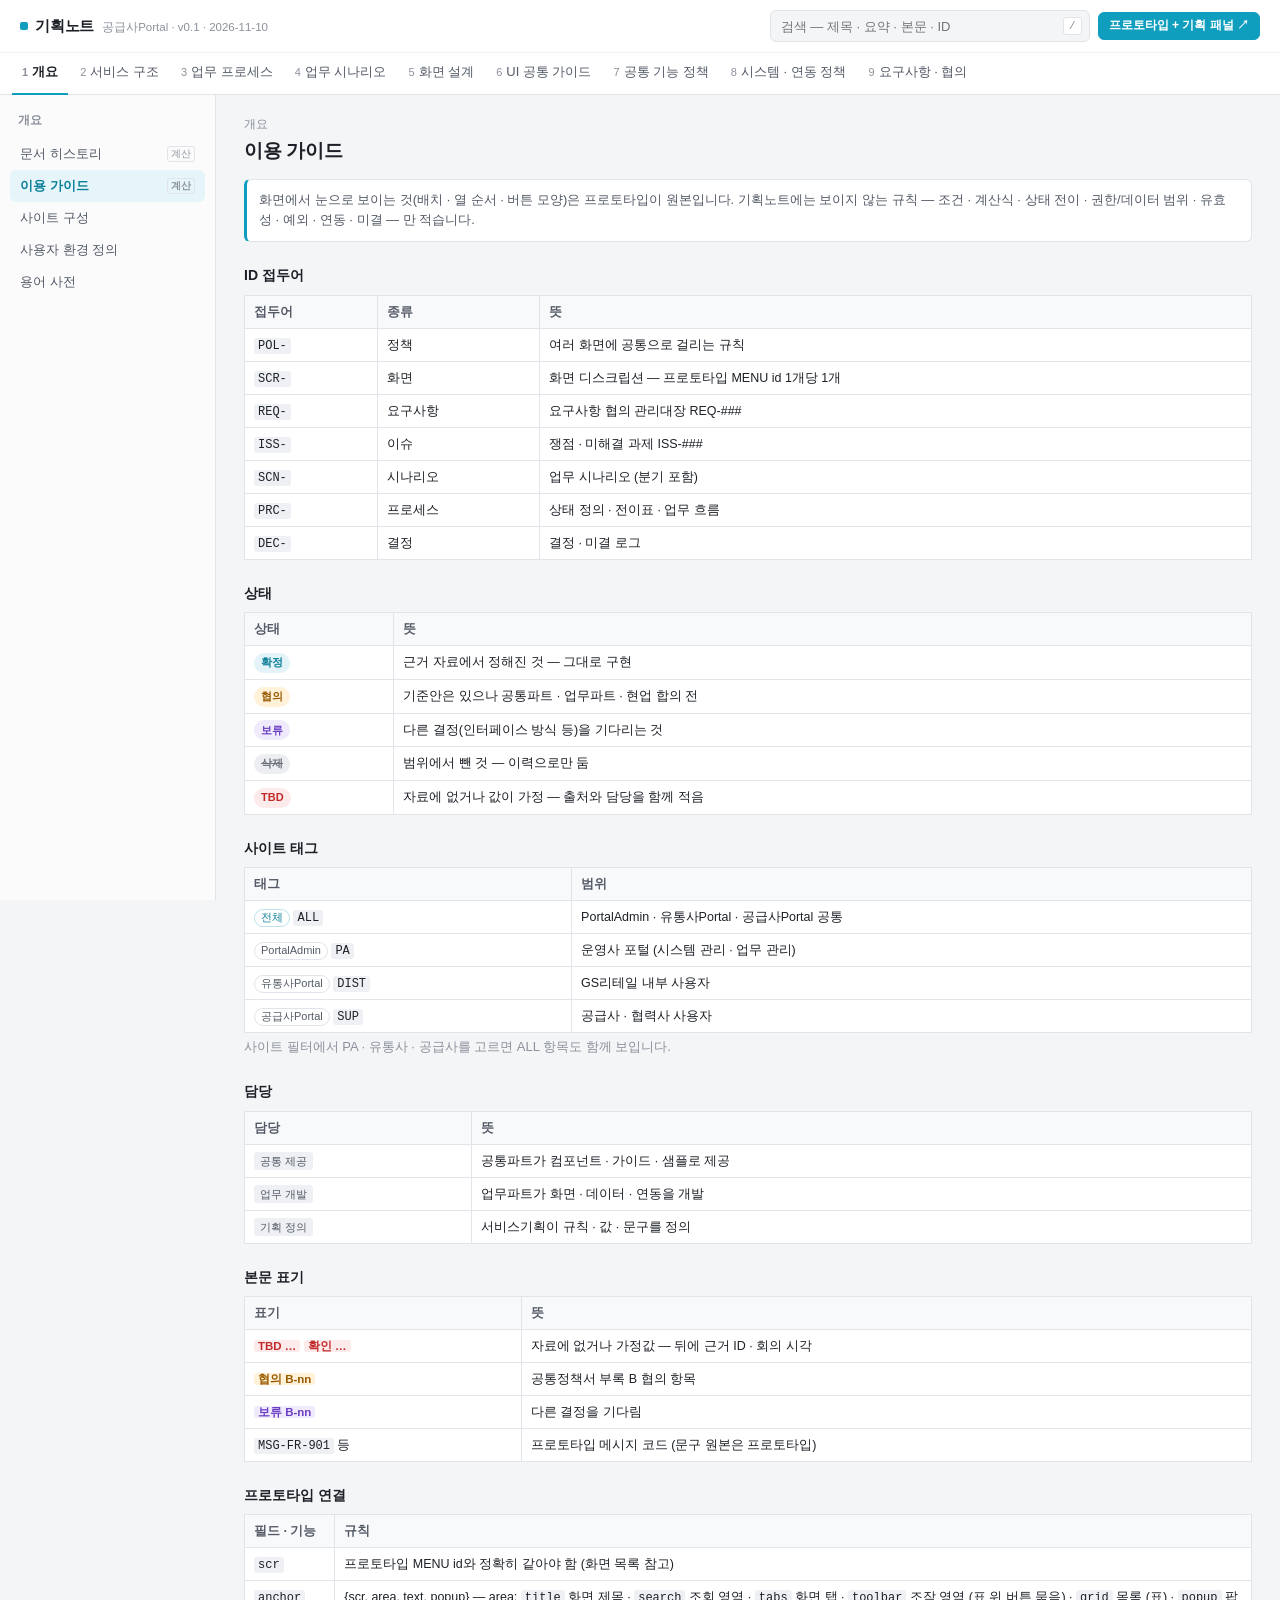
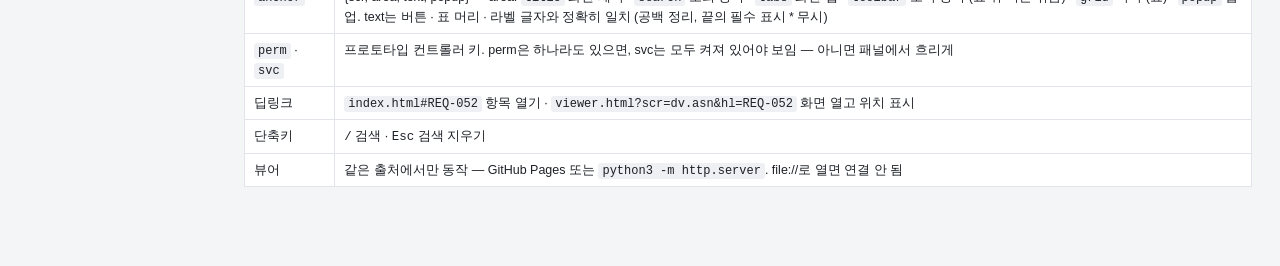
<file: note/index.html>
<!doctype html>
<html lang="ko">
<head>
<meta charset="utf-8">
<meta name="viewport" content="width=device-width, initial-scale=1">
<title>공급사Portal 기획노트</title>
<link rel="stylesheet" href="note.css">
<style>
  .top { position: sticky; top: 0; z-index: 20; background: #fff; border-bottom: 1px solid var(--line); }
  .top .row { display: flex; align-items: center; gap: 18px; height: 52px; padding: 0 20px; }
  .top .row + .row { height: 42px; padding: 0 12px; border-top: 1px solid var(--line2); }
  .brand { display: flex; align-items: baseline; gap: 8px; white-space: nowrap; }
  .brand b { font-size: 15px; letter-spacing: -.2px; }
  .brand b::before { content: ""; display: inline-block; width: 8px; height: 8px; margin-right: 7px; border-radius: 2px; background: var(--pt); vertical-align: 1px; }
  .brand span { font-size: 11.5px; color: var(--mut); }
  .gnb { display: flex; gap: 2px; flex: 1; min-width: 0; overflow-x: auto; scrollbar-width: none; }
  .gnb button { height: 42px; padding: 0 10px; border: 0; border-bottom: 2px solid transparent; background: none; font-size: 13px; color: var(--sub); white-space: nowrap; }
  .gnb button:hover { color: var(--tx); }
  .gnb button[aria-current="true"] { color: var(--tx); font-weight: 700; border-bottom-color: var(--pt); }
  .gnb button i { font-style: normal; font-size: 11px; color: var(--mut); margin-right: 4px; }
  .tr { display: flex; align-items: center; gap: 8px; }
  .q { position: relative; display: block; }
  .q input { width: 320px; height: 32px; padding: 0 30px 0 10px; border: 1px solid var(--line); border-radius: var(--r); background: var(--bg); font: inherit; }
  .q input:focus { background: #fff; border-color: var(--pt); outline: none; }
  .q kbd { position: absolute; right: 8px; top: 7px; height: 18px; padding: 0 5px; border: 1px solid var(--line); border-radius: 3px; font: 11px/16px var(--mono); color: var(--mut); background: #fff; }
  .tr { margin-left: auto; }
  .wrap { display: flex; align-items: flex-start; min-height: calc(100vh - 95px); }
  .snb { position: sticky; top: 95px; flex: 0 0 216px; height: calc(100vh - 95px); overflow-y: auto; padding: 14px 10px; border-right: 1px solid var(--line); background: #fbfbfc; }
  .snb h2 { margin: 2px 8px 8px; font-size: 12px; color: var(--mut); font-weight: 600; }
  .snb button { display: flex; align-items: center; justify-content: space-between; width: 100%; height: 32px; padding: 0 10px; border: 0; border-radius: var(--r); background: none; text-align: left; font-size: 13px; color: var(--sub); }
  .snb button:hover { background: var(--hover); color: var(--tx); }
  .snb button[aria-current="true"] { background: var(--pt-bg); color: var(--pt-d); font-weight: 700; }
  .snb button em { font-style: normal; font-size: 11px; color: var(--mut); }
  .snb button.pg::after { content: "계산"; font-size: 10px; color: var(--mut); border: 1px solid var(--line); border-radius: 3px; padding: 0 3px; line-height: 14px; }
  main { flex: 1; min-width: 0; padding: 20px 28px 80px; max-width: 1180px; }
  .ph { display: flex; align-items: flex-end; justify-content: space-between; gap: 12px; margin-bottom: 12px; }
  .ph h1 { margin: 0; font-size: 19px; letter-spacing: -.3px; }
  .ph .loc { font-size: 12px; color: var(--mut); margin-bottom: 2px; }
  .ph .n { font-size: 12px; color: var(--sub); }
  .flt { display: flex; flex-wrap: wrap; gap: 10px 18px; align-items: center; padding: 10px 12px; margin-bottom: 14px; background: #fff; border: 1px solid var(--line); border-radius: var(--r); }
  .flt .g { display: flex; align-items: center; gap: 6px; }
  .flt .g > span { font-size: 12px; color: var(--mut); margin-right: 2px; }
  .seg { display: inline-flex; border: 1px solid var(--line); border-radius: var(--r); overflow: hidden; }
  .seg button { height: 26px; padding: 0 9px; border: 0; border-left: 1px solid var(--line); background: #fff; font-size: 12px; color: var(--sub); }
  .seg button:first-child { border-left: 0; }
  .seg button[aria-pressed="true"] { background: var(--pt-bg); color: var(--pt-d); font-weight: 700; }
  .flt .x { margin-left: auto; }
  .card { background: #fff; border: 1px solid var(--line); border-radius: var(--r); box-shadow: var(--sh); margin-bottom: 10px; scroll-margin-top: 112px; }
  .card.flash { animation: fl 1.6s ease-out; }
  @keyframes fl { 0%, 30% { box-shadow: 0 0 0 3px rgba(16, 158, 190, .45); } 100% { box-shadow: var(--sh); } }
  .ch { padding: 12px 14px 10px; cursor: pointer; border-radius: var(--r); }
  .ch:hover { background: #fcfcfd; }
  .r1 { display: flex; align-items: center; gap: 7px; flex-wrap: wrap; }
  .r1 .tl { font-size: 14px; font-weight: 700; letter-spacing: -.2px; }
  .r1 .ty { font-size: 11px; color: var(--mut); }
  .r1 .sp { flex: 1; }
  .r1 .tg { display: flex; gap: 4px; align-items: center; }
  .sm2 { margin: 5px 0 0; color: var(--sub); display: -webkit-box; -webkit-line-clamp: 2; -webkit-box-orient: vertical; overflow: hidden; }
  .card.open .sm2 { -webkit-line-clamp: unset; display: block; }
  .r3 { display: flex; align-items: center; gap: 6px; flex-wrap: wrap; margin-top: 8px; }
  .r3 .refs { display: flex; gap: 4px; flex-wrap: wrap; align-items: center; flex: 1; min-width: 0; }
  .r3 .refs > span { font-size: 11px; color: var(--mut); margin-right: 2px; }
  .r3 .acts { display: flex; gap: 6px; flex-wrap: wrap; }
  .cb { display: none; padding: 4px 14px 14px; border-top: 1px dashed var(--line); }
  .card.open .cb { display: block; }
  .cb > .bd { padding-top: 6px; }
  .tpl h4 { margin: 12px 0 2px; font-size: 12.5px; color: var(--pt-d); }
  dl.meta { display: grid; grid-template-columns: 76px 1fr; gap: 4px 10px; margin: 12px 0 0; padding: 10px 12px; background: #fafbfc; border: 1px solid var(--line2); border-radius: var(--r); font-size: 12px; }
  dl.meta dt { color: var(--mut); }
  dl.meta dd { margin: 0; color: var(--sub); }
  dl.meta dd ul { margin: 0; padding-left: 16px; }
  .anc { font: 11.5px var(--mono); color: var(--sub); }
  .empty { padding: 36px; text-align: center; color: var(--mut); background: #fff; border: 1px dashed var(--line); border-radius: var(--r); }
  .sr { display: block; padding: 10px 14px; margin-bottom: 8px; background: #fff; border: 1px solid var(--line); border-radius: var(--r); color: inherit; }
  .sr:hover { border-color: #c9ced6; text-decoration: none; }
  .sr .lc { font-size: 11.5px; color: var(--mut); }
  .sr .r1 .tl { font-size: 13.5px; }
  .sr .sn { margin-top: 3px; font-size: 12px; color: var(--sub); }
  .tbl { width: 100%; border-collapse: collapse; background: #fff; font-size: 12.5px; }
  .tbl th, .tbl td { border: 1px solid var(--line); padding: 6px 9px; text-align: left; vertical-align: top; }
  .tbl th { background: #f8f9fb; color: var(--sub); font-weight: 600; white-space: nowrap; }
  .tbl td.c, .tbl th.c { text-align: center; }
  .tbl td.n { text-align: right; font-variant-numeric: tabular-nums; }
  .tbl tr.sub td { background: #fafbfc; color: var(--mut); font-size: 12px; }
  .sec { margin: 22px 0 8px; font-size: 14px; }
  .note { padding: 10px 12px; background: #fff; border: 1px solid var(--line); border-left: 3px solid var(--pt); border-radius: var(--r); color: var(--sub); margin-bottom: 14px; }
  .hist { background: #fff; border: 1px solid var(--line); border-radius: var(--r); padding: 12px 14px; margin-bottom: 10px; }
  .hist .ids { display: flex; gap: 4px; flex-wrap: wrap; margin-top: 8px; }
  @media (max-width: 900px) { .snb { display: none; } .q input { width: 160px; } main { padding: 16px; } }
</style>
</head>
<body>
<header class="top">
  <div class="row">
    <div class="brand"><b>기획노트</b><span id="ver"></span></div>
    <div class="tr">
      <label class="q"><input id="q" type="search" placeholder="검색 — 제목 · 요약 · 본문 · ID" aria-label="기획노트 검색" autocomplete="off"><kbd>/</kbd></label>
      <a class="b pri" href="viewer.html" target="_blank" rel="noopener">프로토타입 + 기획 패널 ↗</a>
    </div>
  </div>
  <div class="row"><nav class="gnb" id="gnb" aria-label="기획노트 대메뉴"></nav></div>
</header>
<div class="wrap">
  <aside class="snb" id="snb" aria-label="기획노트 메뉴"></aside>
  <main id="main"></main>
</div>

<script src="data/meta.js"></script>
<script src="data/proto-menu.js"></script>
<script src="data/policy.js"></script>
<script src="data/screen.js"></script>
<script src="data/req.js"></script>
<script src="data/scenario.js"></script>
<script src="data/process.js"></script>
<script src="data/history.js"></script>
<script src="core.js"></script>
<script>
(function (N) {
  "use strict";
  const $ = (s, r = document) => r.querySelector(s), esc = N.esc, M = N.meta;
  const S = { g: "intro", s: "guide", q: "", open: new Set(), f: Object.assign({ site: "*", st: "*", own: "*" }, N.store.get("flt", {})) };
  $("#ver").textContent = `${M.title.replace("기획노트", "").trim()} · v${M.ver} · ${M.updated}`;

  /* 정렬: 화면 = 프로토타입 MENU 순서, 나머지 = ID */
  const ORDER = {}; Object.keys(N.scrIndex).forEach((id, i) => (ORDER["SCR-" + id] = i));
  const byOrder = (a, b) => (a.id in ORDER && b.id in ORDER ? ORDER[a.id] - ORDER[b.id] : a.id.localeCompare(b.id, "ko", { numeric: true }));
  const itemsAt = (g, s) => N.all().filter((x) => x.gnb === g && x.snb === s);
  const shown = (L) => L.filter((x) => N.pass(x, S.f)).sort(byOrder);

  /* ── GNB · SNB ── */
  function gnb() {
    $("#gnb").innerHTML = M.menu.map((g, i) => `<button type="button" data-g="${g.k}" aria-current="${!S.q && S.g === g.k}"><i>${i + 1}</i>${esc(g.lb)}</button>`).join("");
  }
  function snb() {
    const G = N.gnb(S.g);
    $("#snb").innerHTML = `<h2>${esc(G.lb)}</h2>` + G.snb.map((s) => {
      const n = s.page ? "" : shown(itemsAt(G.k, s.k)).length;
      return `<button type="button" class="${s.page ? "pg" : ""}" data-s="${s.k}" aria-current="${!S.q && S.s === s.k}"><span>${esc(s.lb)}</span>${s.page ? "" : `<em>${n || ""}</em>`}</button>`;
    }).join("");
  }

  /* ── 필터 ── */
  const SEG = (k, lb, opts) => `<div class="g"><span>${lb}</span><div class="seg" role="group" aria-label="${lb}">` +
    opts.map(([v, t]) => `<button type="button" data-f="${k}" data-v="${esc(v)}" aria-pressed="${S.f[k] === v}">${esc(t)}</button>`).join("") + "</div></div>";
  const fltH = () => `<div class="flt">` +
    SEG("site", "사이트", [["*", "모두"]].concat(M.sites.map((s) => [s.k, s.k === "ALL" ? "ALL" : s.k === "DIST" ? "유통사" : s.k === "SUP" ? "공급사" : "PA"]))) +
    SEG("st", "상태", [["*", "모두"]].concat(M.status.map((s) => [s.k, s.k]))) +
    SEG("own", "담당", [["*", "모두"]].concat(M.owner.map((o) => [o.k, o.k]))) +
    (S.f.site !== "*" || S.f.st !== "*" || S.f.own !== "*" ? `<button type="button" class="b sm x" data-reset>필터 지우기</button>` : "") + "</div>";

  /* ── 카드 ── */
  const viewerUrl = (scr, id) => `viewer.html?scr=${encodeURIComponent(scr)}&hl=${encodeURIComponent(id)}`;
  function card(it) {
    const open = S.open.has(it.id);
    const refs = (it.refs || []).map((r) => N.idChip(r)).join("");
    const acts = (it.scr || []).map((s) => `<a class="b sm" href="${viewerUrl(s, it.id)}" target="_blank" rel="noopener" title="프로토타입 ${esc(N.scrLb(s))} 화면에서 위치 보기">프로토타입에서 보기 · ${esc(N.scrLb(s))} ↗</a>`).join("");
    const anc = (it.anchor || []).map((a) => `<li class="anc">${esc(a.scr)} · ${esc(a.area ? N.meta.areas.find((x) => x.k === a.area).lb : "—")}${a.text ? ` · "${esc(a.text)}"` : ""}${a.popup ? " · 팝업" : ""}</li>`).join("");
    const lst = (L) => (L && L.length ? L.map(esc).join(", ") : "—");
    return `<article class="card${open ? " open" : ""}" id="c-${esc(it.id)}" data-id="${esc(it.id)}">` +
      `<div class="ch" role="button" tabindex="0" aria-expanded="${open}" data-tog="${esc(it.id)}">` +
      `<div class="r1">${N.idChip(it.id, false)}${N.badge(it.status)}<span class="tl">${esc(it.title)}</span><span class="ty">${esc(N.typeLb(it.type))}</span><span class="sp"></span><span class="tg">${N.sites(it)}${N.ownerTag(it.owner)}</span></div>` +
      `<p class="sm2">${N.inline(it.summary)}</p>` +
      `<div class="r3"><div class="refs">${refs ? `<span>관련</span>${refs}` : ""}</div><div class="acts">${acts}</div></div></div>` +
      `<div class="cb"><div class="bd">${it.tpl ? N.tplHtml(it.tpl) : ""}${it.body ? N.md(it.body) : ""}</div>` +
      `<dl class="meta"><dt>위치</dt><dd>${esc(N.loc(it))}</dd>` +
      `<dt>화면</dt><dd>${(it.scr || []).map((s) => `${esc(N.scrLb(s))} <code>${esc(s)}</code>`).join(" · ") || "—"}</dd>` +
      `<dt>앵커</dt><dd>${anc ? `<ul>${anc}</ul>` : "—"}</dd>` +
      `<dt>권한</dt><dd>${lst(it.perm)}</dd><dt>서비스</dt><dd>${lst([].concat(it.svc || []))}</dd>` +
      `<dt>출처</dt><dd><ul>${(it.src || []).map((x) => `<li>${N.inline(x)}</li>`).join("")}</ul></dd>` +
      `<dt>갱신</dt><dd>${esc(it.updated)} · v${esc(it.ver)}</dd></dl></div></article>`;
  }

  /* ── 계산 화면 ── */
  const PAGES = {
    history() {
      return (N.history || []).map((h) => `<div class="hist"><div class="r1"><span class="tl">v${esc(h.ver)}</span><span class="mut">${esc(h.date)}</span><b>${esc(h.title)}</b><span class="sp"></span><span class="mut">프로토타입 ${esc(h.proto || "")}</span></div>` +
        `<p class="md">${N.inline(h.note || "")}</p><div class="ids">${(h.items || []).map((id) => N.idChip(id)).join("")}</div></div>`).join("") || `<div class="empty">기록 없음</div>`;
    },
    guide() {
      const T = (hd, rows) => `<table class="tbl"><thead><tr>${hd.map((h) => `<th>${h}</th>`).join("")}</tr></thead><tbody>${rows.map((r) => `<tr>${r.map((c) => `<td>${c}</td>`).join("")}</tr>`).join("")}</tbody></table>`;
      return `<div class="note">화면에서 눈으로 보이는 것(배치 · 열 순서 · 버튼 모양)은 프로토타입이 원본입니다. 기획노트에는 보이지 않는 규칙 — 조건 · 계산식 · 상태 전이 · 권한/데이터 범위 · 유효성 · 예외 · 연동 · 미결 — 만 적습니다.</div>` +
        `<h3 class="sec">ID 접두어</h3>` + T(["접두어", "종류", "뜻"], M.types.map((t) => [`<code>${t.k}-</code>`, esc(t.lb), esc(t.d)])) +
        `<h3 class="sec">상태</h3>` + T(["상태", "뜻"], M.status.map((s) => [N.badge(s.k), esc(s.d)])) +
        `<h3 class="sec">사이트 태그</h3>` + T(["태그", "범위"], M.sites.map((s) => [`<span class="site s-${s.k}">${esc(s.lb)}</span> <code>${s.k}</code>`, esc(s.d)])) +
        `<p class="md mut">사이트 필터에서 PA · 유통사 · 공급사를 고르면 ALL 항목도 함께 보입니다.</p>` +
        `<h3 class="sec">담당</h3>` + T(["담당", "뜻"], M.owner.map((o) => [N.ownerTag(o.k), esc(o.d)])) +
        `<h3 class="sec">본문 표기</h3>` + T(["표기", "뜻"], [[`<span class="mk mk-tbd">TBD …</span> <span class="mk mk-tbd">확인 …</span>`, "자료에 없거나 가정값 — 뒤에 근거 ID · 회의 시각"], [`<span class="mk mk-hy">협의 B-nn</span>`, "공통정책서 부록 B 협의 항목"], [`<span class="mk mk-bo">보류 B-nn</span>`, "다른 결정을 기다림"], ["<code>MSG-FR-901</code> 등", "프로토타입 메시지 코드 (문구 원본은 프로토타입)"]]) +
        `<h3 class="sec">프로토타입 연결</h3>` + T(["필드 · 기능", "규칙"], [
          ["<code>scr</code>", "프로토타입 MENU id와 정확히 같아야 함 (화면 목록 참고)"],
          ["<code>anchor</code>", "{scr, area, text, popup} — area: " + M.areas.map((a) => `<code>${a.k}</code> ${esc(a.lb)}`).join(" · ") + ". text는 버튼 · 표 머리 · 라벨 글자와 정확히 일치 (공백 정리, 끝의 필수 표시 * 무시)"],
          ["<code>perm</code> · <code>svc</code>", "프로토타입 컨트롤러 키. perm은 하나라도 있으면, svc는 모두 켜져 있어야 보임 — 아니면 패널에서 흐리게"],
          ["딥링크", "<code>index.html#REQ-052</code> 항목 열기 · <code>viewer.html?scr=dv.asn&amp;hl=REQ-052</code> 화면 열고 위치 표시"],
          ["단축키", "<kbd>/</kbd> 검색 · <kbd>Esc</kbd> 검색 지우기"],
          ["뷰어", "같은 출처에서만 동작 — GitHub Pages 또는 <code>python3 -m http.server</code>. file://로 열면 연결 안 됨"],
        ]);
    },
    screens() {
      const by = {}; N.screen.forEach((x) => (by[x.id.slice(4)] = x));
      const rel = {}; N.all().forEach((x) => (x.scr || []).forEach((s) => (rel[s] = (rel[s] || 0) + 1)));
      let n = 0, done = 0;
      const rows = (N.protoMenu || []).filter((t) => !t.home).map((t) => t.secs.map((s) => s.items.map((it) => {
        n++; const d = by[it.id]; if (d) done++;
        const cond = [it.perm.length ? "권한 " + it.perm.join("·") : "", it.svc ? "서비스 " + it.svc : ""].filter(Boolean).join(" / ");
        return `<tr><td>${esc(t.lb)}</td><td>${esc(s.lb)}</td><td><b>${esc(it.lb)}</b></td><td><code>${esc(it.id)}</code></td><td>${esc(cond) || "<span class='mut'>—</span>"}</td>` +
          `<td>${d ? `${N.badge(d.status)} <a href="#${encodeURIComponent(d.id)}">${esc(d.id)}</a>` : "<span class='mut'>3단계</span>"}</td><td class="n">${rel[it.id] || ""}</td>` +
          `<td class="c"><a class="b sm" href="viewer.html?scr=${encodeURIComponent(it.id)}" target="_blank" rel="noopener">열기 ↗</a></td></tr>`;
      }).join("")).join("")).join("");
      return `<div class="note">프로토타입 MENU에서 자동으로 만든 목록입니다 (<code>tests/sync-menu.mjs</code>). 화면 디스크립션 ${done} / ${n}. 로그인 · 회원가입은 MENU 밖 화면이라 3단계에서 따로 둡니다.</div>` +
        `<table class="tbl"><thead><tr><th>대메뉴</th><th>묶음</th><th>메뉴</th><th>MENU id</th><th>노출 조건</th><th>디스크립션</th><th>관련</th><th></th></tr></thead><tbody>${rows}</tbody></table>`;
    },
    summary() {
      const A = N.all().filter((x) => N.pass(x, S.f)), ST = M.status.map((s) => s.k);
      const row = (lb, L) => `<tr><td>${lb}</td>${ST.map((s) => `<td class="n">${L.filter((x) => x.status === s).length || ""}</td>`).join("")}<td class="n"><b>${L.length}</b></td></tr>`;
      const tb = (hd, rows) => `<table class="tbl"><thead><tr><th>${hd}</th>${ST.map((s) => `<th class="c">${N.badge(s)}</th>`).join("")}<th class="c">계</th></tr></thead><tbody>${rows}</tbody></table>`;
      return fltH() + `<h3 class="sec">종류 × 상태</h3>` + tb("종류", M.types.map((t) => row(`<code>${t.k}</code> ${esc(t.lb)}`, A.filter((x) => x.type === t.k))).join("") + row("<b>전체</b>", A)) +
        `<h3 class="sec">사이트 × 상태</h3>` + tb("사이트", M.sites.map((s) => row(esc(s.lb), A.filter((x) => (x.site || []).includes(s.k)))).join("")) +
        `<h3 class="sec">담당 × 상태</h3>` + tb("담당", M.owner.map((o) => row(esc(o.k), A.filter((x) => x.owner === o.k))).join(""));
    },
    tracker() {
      const A = N.all(), B = {};
      A.forEach((it) => N.text(it).replace(/〔(협의|보류|확인|TBD)\s*([^〕]*)〕/g, (m, k, t) => { (t.match(/B-\d{2}/g) || []).forEach((b) => { (B[b] = B[b] || { k, ids: new Set() }).ids.add(it.id); }); return m; }));
      const L = Object.keys(B).sort();
      const com = A.filter((x) => x.owner === "공통 제공" && N.pass(x, S.f)).sort(byOrder);
      return `<div class="note">공통정책서 부록 B 협의 번호(B-nn)가 걸린 항목과, 담당이 '공통 제공'인 항목을 모아 봅니다.</div>` +
        `<h3 class="sec">협의 번호별</h3><table class="tbl"><thead><tr><th>번호</th><th>표기</th><th>걸린 항목</th></tr></thead><tbody>` +
        (L.map((b) => `<tr><td><code>${b}</code></td><td><span class="mk mk-${/^(TBD|확인)/.test(B[b].k) ? "tbd" : B[b].k === "보류" ? "bo" : "hy"}">${B[b].k}</span></td><td>${[...B[b].ids].map((id) => N.idChip(id)).join(" ")}</td></tr>`).join("") || `<tr><td colspan="3" class="c mut">없음</td></tr>`) + `</tbody></table>` +
        `<h3 class="sec">공통 제공 항목</h3>` + (com.map(card).join("") || `<div class="empty">없음</div>`);
    },
    decisions() {
      const A = N.all(), R = [];
      A.forEach((it) => {
        if (it.status === "TBD") R.push([it.id, "항목 전체", it.summary]);
        (it.tpl && it.tpl.open || []).forEach((r) => R.push([it.id, "미결", r[0] + " — " + r[1]]));
        N.text(it).split(/\n| - |\|/).forEach((ln) => { if (/〔(TBD|확인)/.test(ln)) R.push([it.id, "TBD 표기", ln.replace(/^[-\s]+/, "").trim()]); });
      });
      const dec = (N.dec || []).filter((x) => N.pass(x, S.f));
      const seen = new Set(), rows = R.filter((r) => { const k = r.join("|"); if (seen.has(k)) return false; seen.add(k); return true; });
      return `<div class="note">결정(DEC) 항목과, 상태 TBD · 화면 디스크립션 '미결' · 본문 〔TBD〕 표기를 모아 봅니다. 결정이 나면 DEC 항목으로 남기고 원래 항목 상태를 바꿉니다.</div>` +
        `<h3 class="sec">결정 로그</h3>` + (dec.map(card).join("") || `<div class="empty">아직 결정 항목이 없습니다</div>`) +
        `<h3 class="sec">미결 · TBD ${rows.length}건</h3><table class="tbl"><thead><tr><th>항목</th><th>구분</th><th>내용</th></tr></thead><tbody>` +
        rows.map((r) => `<tr><td>${N.idChip(r[0])}</td><td>${r[1]}</td><td>${N.inline(r[2])}</td></tr>`).join("") + `</tbody></table>`;
    },
  };

  /* ── 본문 ── */
  function page() {
    const G = N.gnb(S.g), SB = N.snb(S.g, S.s) || G.snb[0];
    let h = `<div class="ph"><div><div class="loc">${esc(G.lb)}</div><h1>${esc(SB.lb)}</h1></div>`;
    if (SB.page) return h + `</div>` + PAGES[SB.page]();
    const all = itemsAt(G.k, SB.k), L = shown(all);
    h += `<div class="n">${L.length}${L.length !== all.length ? ` / ${all.length}` : ""}건</div></div>` + fltH();
    return h + (L.map(card).join("") || `<div class="empty">${all.length ? "필터에 맞는 항목이 없습니다" : "아직 항목이 없습니다 — 3단계에서 채웁니다"}</div>`);
  }
  /* ── 검색 ── */
  const toks = (q) => q.toLowerCase().split(/\s+/).filter(Boolean);
  function hi(s, T) {
    let h = esc(s);
    T.forEach((t) => { const e = esc(t).replace(/[.*+?^${}()|[\]\\]/g, "\\$&"); h = h.replace(new RegExp(`(${e})(?![^<]*>)`, "gi"), "<mark>$1</mark>"); });
    return h;
  }
  function search() {
    const T = toks(S.q);
    const R = N.all().filter((it) => N.pass(it, S.f)).filter((it) => { const t = N.text(it).toLowerCase(); return T.every((x) => t.includes(x)); }).sort(byOrder);
    const snip = (it) => {
      const raw = [it.body || "", it.tpl ? Object.values(it.tpl).flat(2).join(" · ") : ""].join(" ");
      const t = raw.replace(/\|[\s:|-]*-{3}[\s:|-]*\|/g, " ").replace(/\s*\|\s*/g, " · ").replace(/(^|\n)\s*-\s+/g, " · ").replace(/\s+/g, " ").replace(/^[\s·]+/, "");
      const lo = t.toLowerCase();
      let i = -1; for (const x of T) { const j = lo.indexOf(x); if (j >= 0) { i = j; break; } }
      if (i < 0) return "";
      const a = Math.max(0, i - 50), b = Math.min(t.length, i + 90);
      return (a ? "…" : "") + hi(t.slice(a, b), T) + (b < t.length ? "…" : "");
    };
    return `<div class="ph"><div><div class="loc">검색</div><h1>"${esc(S.q)}"</h1></div><div class="n">${R.length}건</div></div>` + fltH() +
      (R.map((it) => `<a class="sr" href="#${encodeURIComponent(it.id)}" data-go="${esc(it.id)}"><div class="lc">${esc(N.loc(it))}</div>` +
        `<div class="r1"><span class="idc">${hi(it.id, T)}</span>${N.badge(it.status)}<span class="tl">${hi(it.title, T)}</span></div>` +
        `<div class="sn">${hi(it.summary, T)}</div>${(() => { const s = snip(it); return s ? `<div class="sn mut">${s}</div>` : ""; })()}</a>`).join("") || `<div class="empty">일치하는 항목이 없습니다</div>`);
  }

  function render() {
    gnb(); snb();
    $("#main").innerHTML = S.q ? search() : page();
  }

  /* ── 이동 · 딥링크 ── */
  function goItem(id) {
    const it = N.byId[id]; if (!it) return false;
    S.q = ""; $("#q").value = ""; S.g = it.gnb; S.s = it.snb; S.open.add(id);
    if (!N.pass(it, S.f)) S.f = { site: "*", st: "*", own: "*" };
    render();
    const el = document.getElementById("c-" + id);
    if (el) { el.scrollIntoView({ block: "start" }); el.classList.remove("flash"); void el.offsetWidth; el.classList.add("flash"); }
    return true;
  }
  function route() {
    const h = decodeURIComponent(location.hash.slice(1));
    if (!h) { render(); return; }
    if (h.startsWith("/")) { const [g, s] = h.slice(1).split("/"); if (N.gnb(g)) { S.g = g; S.s = N.snb(g, s) ? s : N.gnb(g).snb[0].k; } S.q = ""; render(); window.scrollTo(0, 0); return; }
    if (!goItem(h)) render();
  }
  const setHash = (h) => { if (location.hash.slice(1) === h) route(); else location.hash = h; };

  document.addEventListener("click", (e) => {
    const t = e.target.closest("[data-g],[data-s],[data-f],[data-reset],[data-tog]");
    if (!t || e.target.closest("a")) return;
    if (t.dataset.g) { const G = N.gnb(t.dataset.g); setHash("/" + G.k + "/" + G.snb[0].k); }
    else if (t.dataset.s) setHash("/" + S.g + "/" + t.dataset.s);
    else if (t.dataset.f) { S.f[t.dataset.f] = t.dataset.v; N.store.set("flt", S.f); render(); }
    else if ("reset" in t.dataset) { S.f = { site: "*", st: "*", own: "*" }; N.store.set("flt", S.f); render(); }
    else if (t.dataset.tog) { const id = t.dataset.tog; S.open.has(id) ? S.open.delete(id) : S.open.add(id); const c = document.getElementById("c-" + id); c.classList.toggle("open"); t.setAttribute("aria-expanded", String(c.classList.contains("open"))); }
  });
  document.addEventListener("keydown", (e) => {
    const inField = /^(INPUT|TEXTAREA|SELECT)$/.test(e.target.tagName);
    if (e.key === "/" && !inField) { e.preventDefault(); $("#q").focus(); $("#q").select(); }
    else if (e.key === "Escape" && e.target.id === "q") { $("#q").value = ""; S.q = ""; render(); }
    else if ((e.key === "Enter" || e.key === " ") && e.target.dataset && e.target.dataset.tog) { e.preventDefault(); e.target.click(); }
  });
  let qt = 0;
  $("#q").addEventListener("input", (e) => { clearTimeout(qt); qt = setTimeout(() => { S.q = e.target.value.trim(); render(); }, 120); });
  window.addEventListener("hashchange", route);
  route();
  window.__note = { S, render, goItem }; /* 검증용 */
})(window.NOTE);
</script>
</body>
</html>
</file>
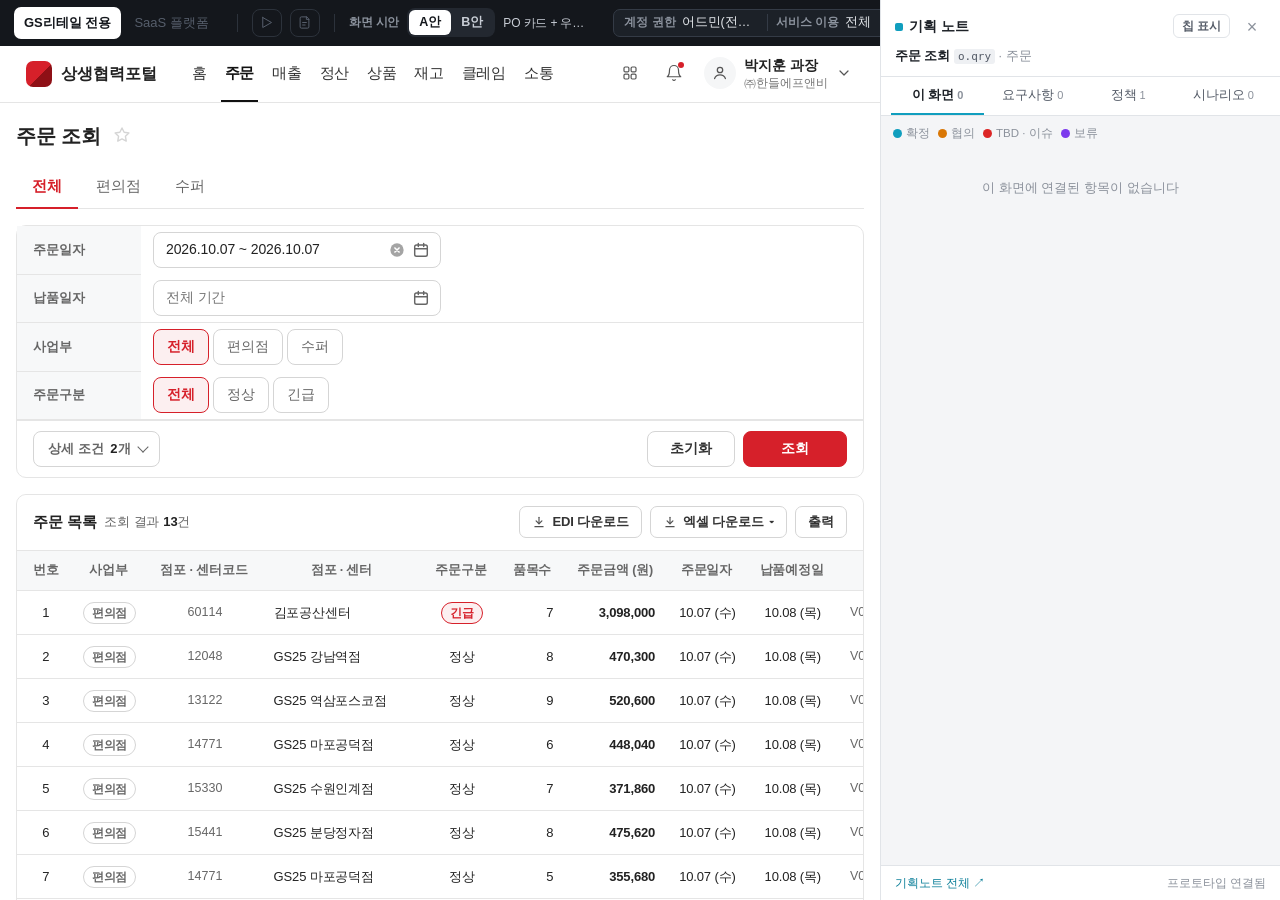
<file: note/viewer.html>
<!doctype html>
<html lang="ko">
<head>
<meta charset="utf-8">
<meta name="viewport" content="width=device-width, initial-scale=1">
<title>기획노트 뷰어</title>
<link rel="stylesheet" href="note.css">
<style>
  html, body { height: 100%; overflow: hidden; }
  body { display: flex; background: #fff; }
  #pv { flex: 1 1 auto; min-width: 0; height: 100%; border: 0; display: block; background: #fff; }
  #dock { position: relative; flex: 0 0 auto; width: var(--w, 400px); height: 100%; display: flex; flex-direction: column; background: var(--bg); border-left: 1px solid var(--line); }
  body:not(.open) #dock { display: none; }
  #grip { position: absolute; left: -4px; top: 0; bottom: 0; width: 8px; cursor: col-resize; z-index: 3; }
  #grip:hover, body.drag #grip { background: linear-gradient(90deg, transparent 3px, var(--pt) 3px, var(--pt) 5px, transparent 5px); }
  body.drag #pv { pointer-events: none; }
  .dh { padding: 12px 14px 10px; background: #fff; border-bottom: 1px solid var(--line); }
  .dh .r { display: flex; align-items: center; gap: 8px; }
  .dh .t { font-size: 14px; font-weight: 700; }
  .dh .t::before { content: ""; display: inline-block; width: 8px; height: 8px; margin-right: 6px; border-radius: 2px; background: var(--pt); }
  .dh .sp { flex: 1; }
  .dh .x { width: 28px; height: 28px; border: 0; border-radius: var(--r); background: none; font-size: 18px; color: var(--mut); }
  .dh .x:hover { background: var(--hover); color: var(--tx); }
  .cur { margin-top: 6px; font-size: 12.5px; color: var(--sub); }
  .cur b { color: var(--tx); }
  .cur code { font-size: 11px; }
  .cur .pop { display: inline-flex; margin-left: 6px; padding: 0 6px; border-radius: 3px; background: var(--pt-bg); color: var(--pt-d); font-size: 11px; font-weight: 600; }
  .tabs { display: flex; gap: 2px; padding: 0 10px; background: #fff; border-bottom: 1px solid var(--line); }
  .tabs button { flex: 1; height: 38px; border: 0; border-bottom: 2px solid transparent; background: none; font-size: 12.5px; color: var(--sub); white-space: nowrap; }
  .tabs button[aria-selected="true"] { color: var(--tx); font-weight: 700; border-bottom-color: var(--pt); }
  .tabs button em { font-style: normal; font-size: 11px; color: var(--mut); margin-left: 3px; }
  .bar { display: flex; align-items: center; gap: 8px; padding: 8px 12px; font-size: 11.5px; color: var(--mut); }
  .bar .sp { flex: 1; }
  .lg { display: inline-flex; align-items: center; gap: 4px; }
  .lg i { width: 9px; height: 9px; border-radius: 50%; display: inline-block; }
  #list { flex: 1; overflow-y: auto; padding: 0 12px 16px; }
  .it { position: relative; padding: 10px 12px 10px 38px; margin-bottom: 8px; background: #fff; border: 1px solid var(--line); border-radius: var(--r); box-shadow: var(--sh); }
  .it.act { border-color: var(--pt); box-shadow: 0 0 0 1px var(--pt); }
  .it .no { position: absolute; left: 10px; top: 11px; min-width: 20px; height: 20px; padding: 0 5px; border-radius: 10px; color: #fff; font: 700 11px/20px var(--f); text-align: center; }
  .it .r1 { display: flex; align-items: center; gap: 6px; flex-wrap: wrap; }
  .it .tl { font-weight: 700; font-size: 13px; }
  .it .sm2 { margin: 4px 0 0; color: var(--sub); font-size: 12.5px; display: -webkit-box; -webkit-line-clamp: 2; -webkit-box-orient: vertical; overflow: hidden; }
  .it .ac { display: flex; align-items: center; gap: 6px; margin-top: 8px; flex-wrap: wrap; }
  .it .nc { font-size: 11.5px; color: var(--mut); }
  .it.off { opacity: .55; }
  .it.off .why { display: block; }
  .it .why { display: none; margin-top: 6px; font-size: 11.5px; color: var(--tbd); font-weight: 600; }
  .empty { padding: 28px 10px; text-align: center; color: var(--mut); }
  .df { padding: 8px 14px; border-top: 1px solid var(--line); background: #fff; font-size: 11.5px; color: var(--mut); display: flex; gap: 10px; }
  .df .sp { flex: 1; }
  #fab { position: fixed; right: 18px; bottom: 18px; z-index: 5; display: none; align-items: center; gap: 6px; height: 40px; padding: 0 16px; border: 0; border-radius: 20px; background: var(--tx); color: #fff; font-size: 13px; font-weight: 700; box-shadow: 0 6px 18px rgba(16, 24, 40, .25); }
  #fab b { display: inline-grid; place-items: center; min-width: 20px; height: 20px; padding: 0 6px; border-radius: 10px; background: var(--pt); font-size: 11px; }
  body:not(.open) #fab { display: inline-flex; }
  .err { margin: 14px 12px; padding: 12px; border: 1px solid #f3c7c7; border-left: 3px solid var(--tbd); border-radius: var(--r); background: #fff; color: var(--sub); font-size: 12.5px; }
  .err b { color: var(--tbd); }
  .err code { font-size: 11.5px; }
</style>
</head>
<body class="open">
<iframe id="pv" title="공급사Portal 프로토타입"></iframe>
<aside id="dock" aria-label="기획 노트 패널">
  <div id="grip" role="separator" aria-orientation="vertical" aria-label="패널 폭 조절" tabindex="0"></div>
  <div class="dh">
    <div class="r"><span class="t">기획 노트</span><span class="sp"></span>
      <button type="button" class="b sm" id="chip" aria-pressed="false" title="이 탭 항목의 위치를 번호 칩으로 모두 표시">칩 표시</button>
      <button type="button" class="x" id="close" aria-label="패널 닫기" title="패널 닫기">×</button></div>
    <div class="cur" id="cur">프로토타입 불러오는 중…</div>
  </div>
  <div class="tabs" role="tablist" id="tabs"></div>
  <div class="bar"><span class="lg"><i style="background:#109EBE"></i>확정</span><span class="lg"><i style="background:#D97706"></i>협의</span><span class="lg"><i style="background:#DC2626"></i>TBD · 이슈</span><span class="lg"><i style="background:#7C3AED"></i>보류</span><span class="sp"></span></div>
  <div id="list" role="tabpanel"></div>
  <div class="df"><a href="index.html" target="_blank" rel="noopener">기획노트 전체 ↗</a><span class="sp"></span><span id="bst"></span></div>
</aside>
<button type="button" id="fab" aria-label="기획 노트 패널 열기">기획 노트 <b id="fabn">0</b></button>

<script src="data/meta.js"></script>
<script src="data/proto-menu.js"></script>
<script src="data/policy.js"></script>
<script src="data/screen.js"></script>
<script src="data/req.js"></script>
<script src="data/scenario.js"></script>
<script src="data/process.js"></script>
<script src="data/history.js"></script>
<script src="core.js"></script>
<script src="bridge.js"></script>
<script>
(function (N) {
  "use strict";
  const $ = (s) => document.querySelector(s), esc = N.esc;
  const qs = new URLSearchParams(location.search);
  const V = { tab: "scr", act: null, chip: false, cur: null, items: [], ctx: null, deep: { scr: qs.get("scr"), hl: qs.get("hl") }, err: null };
  const W0 = Math.min(520, Math.max(360, +N.store.get("vw", 400) || 400));
  document.body.style.setProperty("--w", W0 + "px");
  if (N.store.get("vopen", true) === false && !V.deep.hl) document.body.classList.remove("open");

  const TONE = { "확정": "#109EBE", "협의": "#D97706", "보류": "#7C3AED", "TBD": "#DC2626", "삭제": "#8A8F98" };
  const tone = (it) => TONE[it.status] || TONE["확정"];

  /* 현재 화면 항목 · 탭 */
  function lists() {
    const C = V.ctx ? V.ctx.cur : null, A = C ? N.forScreen(C) : [];
    const T = {}; N.VTABS.forEach((t) => (T[t.k] = A.filter((x) => t.types.includes(x.type)).sort((a, b) => a.id.localeCompare(b.id, "ko", { numeric: true }))));
    return { A, T };
  }
  /* 항목의 이 화면 앵커 해석 */
  function anchorState(it) {
    const C = V.ctx && V.ctx.cur, A = (it.anchor || []).filter((a) => a.scr === C);
    if (!A.length) return { n: 0, ok: 0, why: "이 화면 위치 없음" };
    const R = A.map((a) => br.resolve(a)), ok = R.filter((r) => r.el).length;
    return { n: A.length, ok, why: ok ? "" : R.map((r) => r.why).filter((v, i, a) => v && a.indexOf(v) === i).join(" · ") };
  }
  function hlList(it, n) { const C = V.ctx.cur; return (it.anchor || []).filter((a) => a.scr === C).map((a) => ({ anchor: a, n, tone: tone(it) })); }

  function head() {
    const c = V.ctx;
    if (V.err) { $("#cur").innerHTML = "연결 안 됨"; return; }
    if (!c) return;
    $("#cur").innerHTML = c.auth ? "<b>로그인 화면</b> — 메뉴 화면이 아님" :
      `<b>${esc(c.lb)}</b> <code>${esc(c.cur)}</code>${c.tab && c.cur !== "home" ? ` <span class="mut">· ${esc(c.tab)}${c.sec && c.sec !== c.tab ? " › " + esc(c.sec) : ""}</span>` : ""}${c.popup ? `<span class="pop" title="${esc(c.popupTitle)}">팝업 열림</span>` : ""}`;
  }
  function tabs(T) {
    $("#tabs").innerHTML = N.VTABS.map((t) => `<button type="button" role="tab" data-tab="${t.k}" aria-selected="${V.tab === t.k}">${t.lb}<em>${T[t.k].length}</em></button>`).join("");
  }
  function item(it, i) {
    const ok = br.okFor(it), s = anchorState(it), act = V.act === it.id;
    const loc = s.ok ? `<button type="button" class="b sm${act ? " on" : ""}" data-loc="${esc(it.id)}" aria-pressed="${act}">위치 보기${s.n > 1 ? ` ${s.ok}/${s.n}` : ""}</button>` : `<span class="nc">위치 미연결${s.why ? " — " + esc(s.why) : ""}</span>`;
    return `<div class="it${act ? " act" : ""}${ok ? "" : " off"}" id="v-${esc(it.id)}" data-id="${esc(it.id)}">` +
      `<span class="no" style="background:${tone(it)}">${i + 1}</span>` +
      `<div class="r1"><span class="idc">${esc(it.id)}</span>${N.badge(it.status)}<span class="tl">${esc(it.title)}</span></div>` +
      `<p class="sm2">${N.inline(it.summary, { links: false })}</p>` +
      `<div class="ac">${loc}<a class="b sm" href="index.html#${encodeURIComponent(it.id)}" target="_blank" rel="noopener">기획노트에서 열기 ↗</a></div>` +
      `<span class="why">현재 권한에서 안 보이는 기능 — ${esc([...(it.perm || []).map((p) => "권한 " + p), ...[].concat(it.svc || []).map((s) => "서비스 " + s)].join(" · "))}</span></div>`;
  }
  function paint() {
    head();
    if (V.err) return;
    const { A, T } = lists();
    V.items = T[V.tab];
    tabs(T);
    $("#fabn").textContent = A.length;
    $("#list").innerHTML = V.items.length ? V.items.map(item).join("") : `<div class="empty">${V.ctx && V.ctx.auth ? "로그인 화면에는 기획 노트가 없습니다" : "이 화면에 연결된 항목이 없습니다"}</div>`;
    draw();
  }
  /* 하이라이트 · 칩 */
  function draw() {
    if (!br.ready()) return;
    const L = V.items;
    br.chips(V.chip ? L.flatMap((it, i) => hlList(it, i + 1)) : []);
    const a = L.findIndex((x) => x.id === V.act);
    if (a < 0) { V.act = null; br.show([]); } else br.show(hlList(L[a], a + 1));
  }
  function locate(id, scroll) {
    const i = V.items.findIndex((x) => x.id === id); if (i < 0) return 0;
    V.act = id; paint();
    const n = br.show(hlList(V.items[i], i + 1), { scroll });
    const el = document.getElementById("v-" + id); if (el) el.scrollIntoView({ block: "nearest" });
    return n;
  }

  /* 브리지 */
  const ERR = {
    file: "<b>file://로 열었습니다.</b><br>프로토타입과 같은 출처가 필요해 연결할 수 없습니다. GitHub Pages 주소로 열거나 저장소 폴더에서 <code>python3 -m http.server</code> 실행 뒤 <code>http://localhost:8000/note/viewer.html</code>로 여세요.",
    "cross-origin": "<b>다른 출처의 프로토타입입니다.</b><br>viewer.html과 supplier_v5_0.html이 같은 서버 · 같은 경로 기준에 있어야 합니다.",
    "not-ready": "<b>프로토타입을 불러오지 못했습니다.</b><br>경로(<code>" + esc(N.meta.proto) + "</code>)를 확인하세요.",
  };
  const br = NoteBridge.attach($("#pv"), {
    onReady() { $("#bst").textContent = "프로토타입 연결됨"; if (V.deep.scr) { const c = br.ctx(); if (c.cur !== V.deep.scr) br.go(V.deep.scr); } },
    onChange(kind, c) {
      const moved = !V.ctx || V.ctx.cur !== c.cur;
      V.ctx = c;
      if (moved) { V.act = null; history.replaceState(null, "", "?scr=" + encodeURIComponent(c.cur)); }
      if (V.deep.hl && c.cur === (V.deep.scr || c.cur)) {
        const it = N.byId[V.deep.hl]; V.deep.hl = null;
        if (it) { V.tab = N.vtabOf(it); document.body.classList.add("open"); paint(); locate(it.id, true); return; }
      }
      if (kind === "screen") paint(); else refreshLoc();
    },
    onError(k) { V.err = k; $("#bst").textContent = "연결 안 됨"; head(); $("#tabs").innerHTML = ""; $("#list").innerHTML = `<div class="err">${ERR[k] || esc(k)}</div>`; },
  });
  /* 같은 화면 안 부분 갱신 — 위치 보기 버튼 상태만 다시 */
  let rt = 0;
  function refreshLoc() { clearTimeout(rt); rt = setTimeout(() => { if (!V.err) { const y = $("#list").scrollTop; paint(); $("#list").scrollTop = y; } }, 120); }
  $("#pv").src = N.meta.proto;

  /* 조작 */
  document.addEventListener("click", (e) => {
    const t = e.target.closest("[data-tab],[data-loc],#chip,#close,#fab");
    if (!t) return;
    if (t.dataset.tab) { V.tab = t.dataset.tab; V.act = null; paint(); $("#list").scrollTop = 0; }
    else if (t.dataset.loc) { const id = t.dataset.loc; if (V.act === id) { V.act = null; paint(); } else locate(id, true); }
    else if (t.id === "chip") { V.chip = !V.chip; t.setAttribute("aria-pressed", String(V.chip)); t.classList.toggle("on", V.chip); draw(); }
    else if (t.id === "close") { document.body.classList.remove("open"); N.store.set("vopen", false); }
    else if (t.id === "fab") { document.body.classList.add("open"); N.store.set("vopen", true); paint(); }
  });
  /* 폭 조절 360 ~ 520 */
  const grip = $("#grip");
  const setW = (w) => { w = Math.round(Math.min(520, Math.max(360, w))); document.body.style.setProperty("--w", w + "px"); N.store.set("vw", w); };
  grip.addEventListener("pointerdown", (e) => {
    e.preventDefault(); grip.setPointerCapture(e.pointerId); document.body.classList.add("drag");
    const mv = (ev) => setW(window.innerWidth - ev.clientX);
    const up = () => { document.body.classList.remove("drag"); grip.removeEventListener("pointermove", mv); grip.removeEventListener("pointerup", up); };
    grip.addEventListener("pointermove", mv); grip.addEventListener("pointerup", up);
  });
  grip.addEventListener("keydown", (e) => { const w = parseInt(getComputedStyle(document.body).getPropertyValue("--w")) || 400; if (e.key === "ArrowLeft") setW(w + 20); if (e.key === "ArrowRight") setW(w - 20); });

  window.__viewer = { V, br, paint, locate }; /* 검증용 */
})(window.NOTE);
</script>
</body>
</html>
</file>
<file: note/note.css>
/* 기획노트 공통 스타일 — SCHEMA 중립 회색 + 포인트 #109EBE */
:root {
  --bg: #f4f5f7; --panel: #fff; --line: #e1e4e8; --line2: #eef0f3; --hover: #f7f8fa;
  --tx: #1d2127; --sub: #535a66; --mut: #8b919b;
  --pt: #109ebe; --pt-d: #0b7f99; --pt-bg: #e6f5f9;
  --ok: #0b7f99; --ok-bg: #e3f3f8; --hy: #985a00; --hy-bg: #fff2d9; --bo: #6a3fc2; --bo-bg: #f0eafd;
  --tbd: #c12a2a; --tbd-bg: #fdeaea; --del: #6b7079; --del-bg: #eceef1;
  --r: 6px; --sh: 0 1px 2px rgba(16, 24, 40, .06);
  --f: -apple-system, BlinkMacSystemFont, "Pretendard", "Apple SD Gothic Neo", "Malgun Gothic", "Noto Sans KR", sans-serif;
  --mono: ui-monospace, SFMono-Regular, Menlo, Consolas, monospace;
  color-scheme: light;
}
* { box-sizing: border-box; }
html, body { margin: 0; }
body { background: var(--bg); color: var(--tx); font: 13px/1.6 var(--f); -webkit-font-smoothing: antialiased; }
a { color: var(--pt-d); text-decoration: none; }
a:hover { text-decoration: underline; }
button { font: inherit; color: inherit; cursor: pointer; }
button:focus-visible, a:focus-visible, input:focus-visible { outline: 2px solid var(--pt); outline-offset: 1px; }
code { font: 12px/1.4 var(--mono); background: var(--line2); padding: 1px 4px; border-radius: 3px; }
mark { background: #fff1a8; color: inherit; padding: 0 1px; border-radius: 2px; }
.mut { color: var(--mut); }

/* 배지 · 태그 */
.st { display: inline-flex; align-items: center; height: 20px; padding: 0 7px; border-radius: 10px; font-size: 11px; font-weight: 700; white-space: nowrap; }
.st-ok { color: var(--ok); background: var(--ok-bg); }
.st-hy { color: var(--hy); background: var(--hy-bg); }
.st-bo { color: var(--bo); background: var(--bo-bg); }
.st-tbd { color: var(--tbd); background: var(--tbd-bg); }
.st-del { color: var(--del); background: var(--del-bg); text-decoration: line-through; }
.idc { display: inline-flex; align-items: center; height: 20px; padding: 0 6px; border: 1px solid var(--line); border-radius: 4px; background: #fff; font: 600 11px/1 var(--mono); color: var(--sub); white-space: nowrap; }
a.idc:hover { border-color: var(--pt); color: var(--pt-d); text-decoration: none; }
.idc.x { border-style: dashed; color: var(--mut); }
.site { display: inline-flex; align-items: center; height: 18px; padding: 0 6px; border: 1px solid var(--line); border-radius: 9px; font-size: 11px; color: var(--sub); white-space: nowrap; }
.site.s-ALL { border-color: #bfe3ec; color: var(--pt-d); }
.own { display: inline-flex; align-items: center; height: 18px; padding: 0 6px; border-radius: 3px; background: var(--line2); font-size: 11px; color: var(--sub); white-space: nowrap; }
.mk { display: inline; padding: 0 4px; border-radius: 3px; font-size: 11.5px; font-weight: 600; white-space: nowrap; }
.mk-tbd { color: var(--tbd); background: var(--tbd-bg); }
.mk-hy { color: var(--hy); background: var(--hy-bg); }
.mk-bo { color: var(--bo); background: var(--bo-bg); }
.mk-etc { color: var(--sub); background: var(--line2); }
.idl { font: 600 12px var(--mono); }
.idl.x { color: var(--sub); }

/* 버튼 */
.b { display: inline-flex; align-items: center; gap: 4px; height: 28px; padding: 0 10px; border: 1px solid var(--line); border-radius: var(--r); background: #fff; font-size: 12px; font-weight: 600; color: var(--sub); white-space: nowrap; text-decoration: none; }
.b:hover { border-color: #c9ced6; color: var(--tx); text-decoration: none; }
.b.pri { border-color: var(--pt); background: var(--pt); color: #fff; }
.b.pri:hover { background: var(--pt-d); }
.b.on { border-color: var(--pt); color: var(--pt-d); background: var(--pt-bg); }
.b[disabled] { opacity: .5; cursor: default; }
.b.sm { height: 24px; padding: 0 8px; font-size: 11.5px; }

/* 짧은 마크다운 */
.md { margin: 0; }
p.md { margin: 4px 0; }
ul.md { margin: 4px 0; padding-left: 18px; }
ul.md li { margin: 2px 0; }
.tw { overflow-x: auto; margin: 6px 0; }
table.md { border-collapse: collapse; min-width: 100%; font-size: 12.5px; }
table.md th, table.md td { border: 1px solid var(--line); padding: 5px 8px; text-align: left; vertical-align: top; }
table.md th { background: #f8f9fb; font-weight: 600; color: var(--sub); white-space: nowrap; }
</file>
